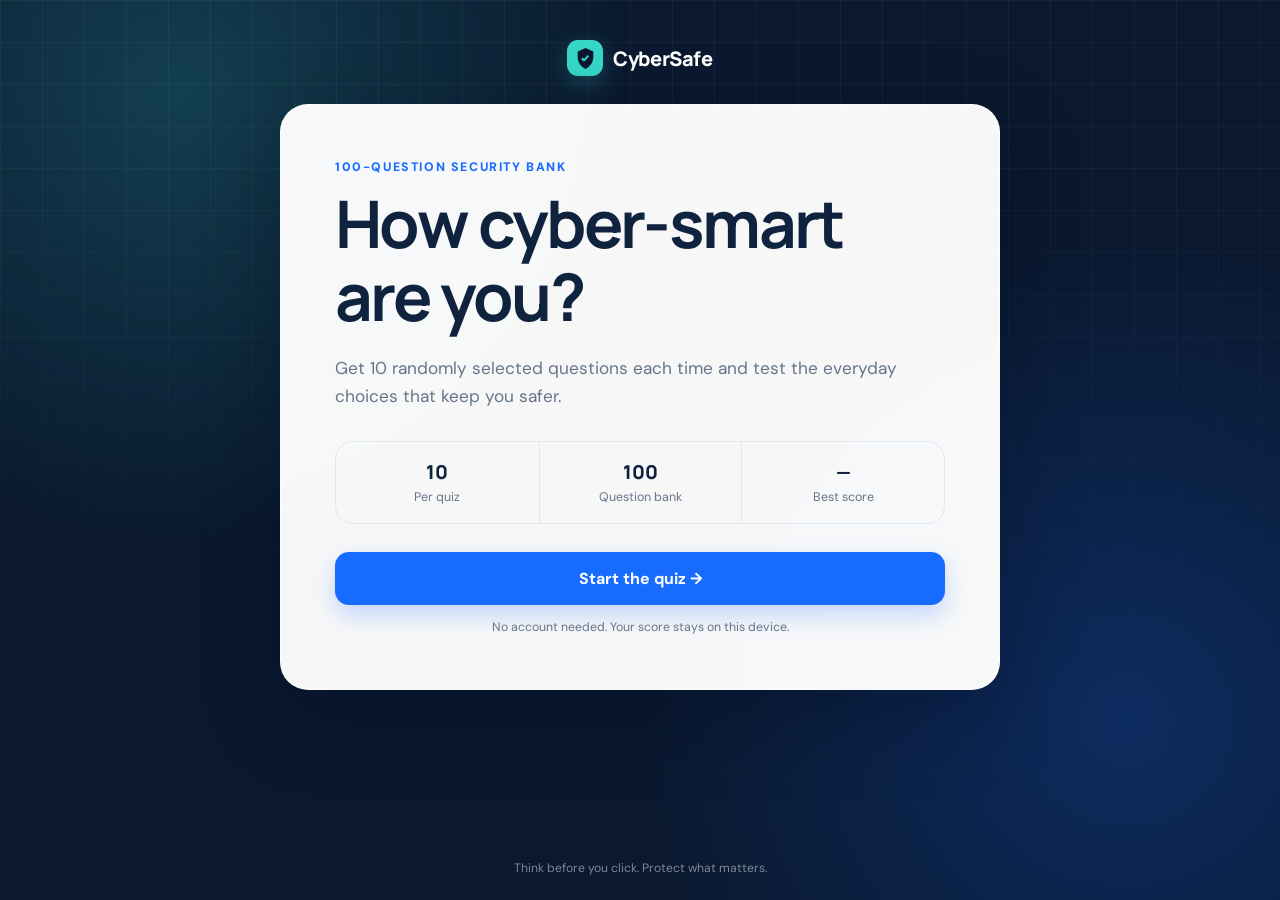
<file: index.html>
<!doctype html>
<html lang="en">
<head>
  <meta charset="UTF-8">
  <meta name="viewport" content="width=device-width, initial-scale=1.0">
  <meta name="description" content="A quick, interactive cybersecurity awareness quiz.">
  <link rel="icon" href="favicon.ico?v=2" sizes="any">
  <link rel="icon" type="image/png" sizes="32x32" href="favicon-32x32.png?v=2">
  <link rel="icon" type="image/png" sizes="16x16" href="favicon-16x16.png?v=2">
  <link rel="apple-touch-icon" sizes="180x180" href="apple-touch-icon.png?v=2">
  <title>CyberSafe Quiz</title>
  <link rel="stylesheet" href="styles.css">
</head>
<body>
  <main class="app-shell">
    <header class="brand" aria-label="CyberSafe Quiz">
      <span class="brand-mark" aria-hidden="true">
        <svg viewBox="0 0 24 24" role="img"><path d="M12 2 4.5 5.2v5.4c0 5 3.1 9.5 7.5 11.4 4.4-1.9 7.5-6.4 7.5-11.4V5.2L12 2Zm3.4 8.1-4.1 4.4a1 1 0 0 1-1.5 0l-2-2.1 1.5-1.4 1.3 1.4 3.4-3.7 1.4 1.4Z"/></svg>
      </span>
      <span>CyberSafe</span>
    </header>

    <section id="start-screen" class="card screen active" aria-labelledby="start-title">
      <div class="eyebrow">100-question security bank</div>
      <h1 id="start-title">How cyber-smart are you?</h1>
      <p class="intro">Get 10 randomly selected questions each time and test the everyday choices that keep you safer.</p>

      <div class="quiz-facts" aria-label="Quiz information">
        <div><strong>10</strong><span>Per quiz</span></div>
        <div><strong>100</strong><span>Question bank</span></div>
        <div><strong id="best-score">—</strong><span>Best score</span></div>
      </div>

      <button id="start-button" class="primary-button" type="button">Start the quiz <span aria-hidden="true">→</span></button>
      <p class="privacy-note">No account needed. Your score stays on this device.</p>
    </section>

    <section id="quiz-screen" class="card screen" aria-labelledby="question-text">
      <div class="quiz-topline">
        <span id="question-count">Question 1 of 10</span>
        <span id="score-display" aria-label="Current score">Score: 0</span>
      </div>
      <div class="progress-track" aria-hidden="true"><div id="progress-bar" class="progress-bar"></div></div>

      <div id="category" class="category"></div>
      <h2 id="question-text"></h2>
      <div id="answers" class="answers" role="radiogroup" aria-labelledby="question-text"></div>

      <div id="feedback" class="feedback" role="status" aria-live="polite" hidden>
        <strong id="feedback-title"></strong>
        <p id="feedback-text"></p>
      </div>

      <div class="quiz-actions">
        <span id="selection-hint">Choose one answer</span>
        <button id="next-button" class="primary-button compact" type="button" disabled>Check answer</button>
      </div>
    </section>

    <section id="result-screen" class="card screen result-card" aria-labelledby="result-title">
      <div id="result-icon" class="result-icon" aria-hidden="true">✓</div>
      <div class="eyebrow">Quiz complete</div>
      <h2 id="result-title">Great work!</h2>
      <p id="result-message"></p>
      <div class="score-ring" aria-label="Final score">
        <strong id="final-score">0</strong>
        <span>/ 10</span>
      </div>
      <p id="score-label" class="score-label"></p>
      <button id="restart-button" class="primary-button" type="button">Try again</button>
    </section>
  </main>

  <footer>Think before you click. Protect what matters.</footer>
  <script src="question-bank.js"></script>
  <script src="app.js"></script>
</body>
</html>
</file>
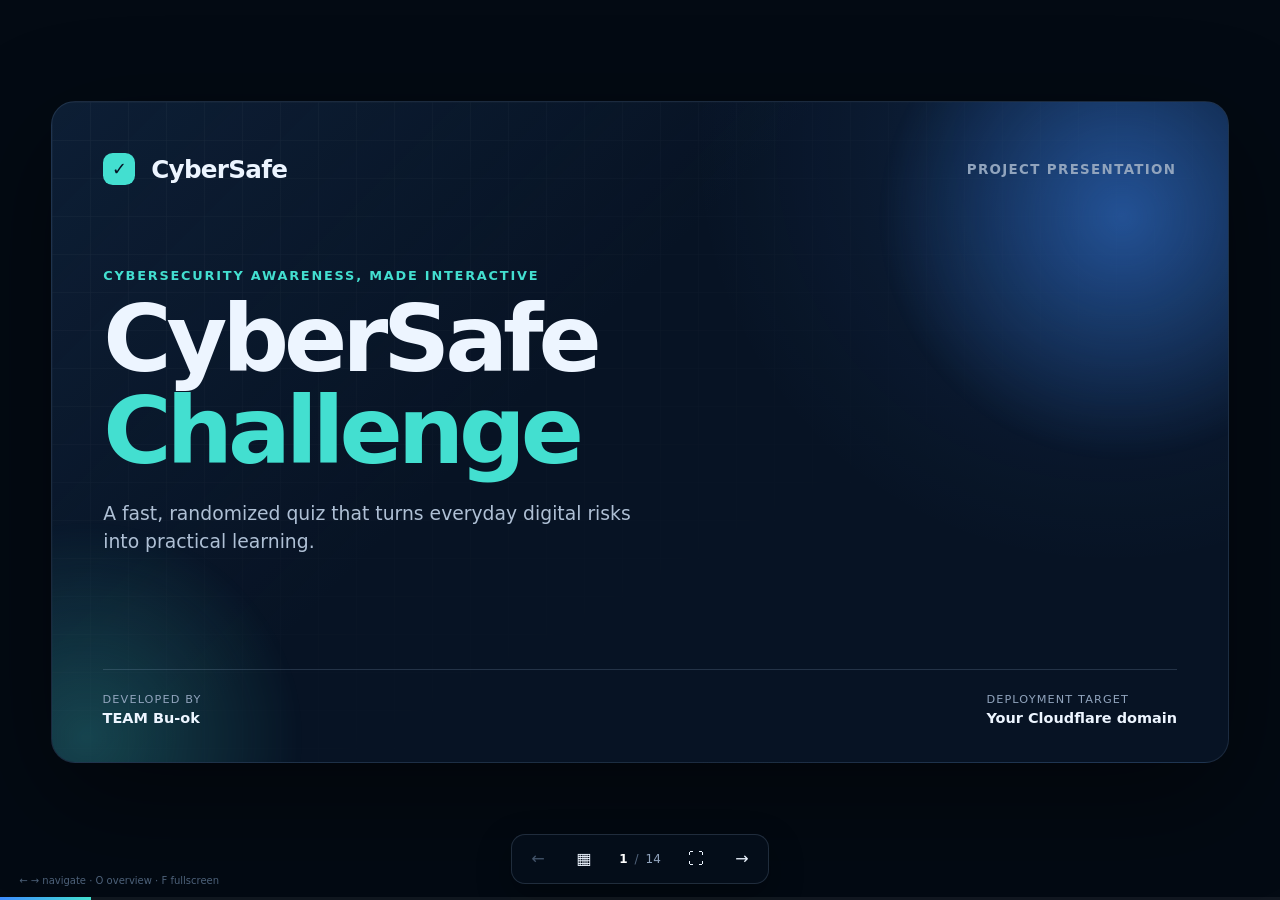
<file: presentation/index.html>
<!doctype html>
<html lang="en">
<head>
  <meta charset="UTF-8">
  <meta name="viewport" content="width=device-width, initial-scale=1.0">
  <meta name="description" content="Offline project presentation for the CyberSafe Challenge.">
  <link rel="icon" href="../favicon.ico" sizes="any">
  <title>CyberSafe Challenge — Project Presentation</title>
  <link rel="stylesheet" href="presentation.css">
</head>
<body>
  <main id="deck" class="deck" aria-live="polite">
    <section class="slide cover active" data-title="CyberSafe Challenge">
      <div class="ambient ambient-one"></div>
      <div class="ambient ambient-two"></div>
      <div class="slide-topline">
        <span class="brand"><span class="shield">✓</span> CyberSafe</span>
        <span class="slide-kicker">Project presentation</span>
      </div>
      <div class="cover-content">
        <p class="eyebrow">Cybersecurity awareness, made interactive</p>
        <h1>CyberSafe<br><span>Challenge</span></h1>
        <p class="lead">A fast, randomized quiz that turns everyday digital risks into practical learning.</p>
      </div>
      <div class="cover-footer">
        <div><span>Developed by</span><strong>TEAM Bu-ok</strong></div>
        <div><span>Deployment target</span><strong>Your Cloudflare domain</strong></div>
      </div>
    </section>

    <section class="slide" data-title="Project at a glance">
      <div class="slide-topline"><span class="chapter">01 / Overview</span><span class="slide-kicker">The product</span></div>
      <div class="split-title">
        <div>
          <p class="eyebrow">Project at a glance</p>
          <h2>Small scope.<br>Complete experience.</h2>
        </div>
        <p class="statement">Ten questions per session—selected from a bank of one hundred—to teach safer digital habits in about five minutes.</p>
      </div>
      <div class="metric-grid">
        <article><strong>100</strong><span>verified question prompts</span></article>
        <article><strong>10</strong><span>random questions per attempt</span></article>
        <article><strong>4</strong><span>choices for every question</span></article>
        <article><strong>0</strong><span>accounts or databases required</span></article>
      </div>
      <div class="callout"><span>Design goal</span> Make cybersecurity concepts clear, immediate, and easy to retry.</div>
    </section>

    <section class="slide" data-title="User journey">
      <div class="slide-topline"><span class="chapter">02 / Experience</span><span class="slide-kicker">Frontend flow</span></div>
      <p class="eyebrow">The user journey</p>
      <h2>One clear action at every step.</h2>
      <div class="journey">
        <article><span>01</span><div class="journey-icon">▶</div><h3>Start</h3><p>See the challenge format, question-bank size, and saved best score.</p></article>
        <i aria-hidden="true">→</i>
        <article><span>02</span><div class="journey-icon">?</div><h3>Answer</h3><p>Select one of four shuffled answers and submit it for checking.</p></article>
        <i aria-hidden="true">→</i>
        <article><span>03</span><div class="journey-icon">✓</div><h3>Learn</h3><p>Receive immediate feedback and a short explanation before moving on.</p></article>
        <i aria-hidden="true">→</i>
        <article><span>04</span><div class="journey-icon">★</div><h3>Improve</h3><p>Review the final score, retry, and receive a new random question set.</p></article>
      </div>
      <div class="mini-note">The interface prevents unanswered submissions and double-scoring.</div>
    </section>

    <section class="slide" data-title="Frontend architecture">
      <div class="slide-topline"><span class="chapter">03 / Frontend</span><span class="slide-kicker">Browser layer</span></div>
      <p class="eyebrow">Frontend architecture</p>
      <h2>Three native web technologies.<br>No framework overhead.</h2>
      <div class="three-columns">
        <article class="tech-card html-card">
          <div class="tech-label">HTML</div><h3>Structure</h3>
          <ul><li>Three semantic screens</li><li>Accessible labels and status region</li><li>Buttons and quiz content containers</li></ul>
          <code>index.html</code>
        </article>
        <article class="tech-card css-card">
          <div class="tech-label">CSS</div><h3>Presentation</h3>
          <ul><li>Responsive card layout</li><li>Feedback and focus states</li><li>Reduced-motion support</li></ul>
          <code>styles.css</code>
        </article>
        <article class="tech-card js-card">
          <div class="tech-label">JS</div><h3>Interaction</h3>
          <ul><li>State and navigation</li><li>Shuffle and scoring logic</li><li>Results and best score</li></ul>
          <code>app.js</code>
        </article>
      </div>
    </section>

    <section class="slide" data-title="Component map">
      <div class="slide-topline"><span class="chapter">04 / Components</span><span class="slide-kicker">Complete inventory</span></div>
      <p class="eyebrow">All project components</p>
      <h2>Each file has one clear responsibility.</h2>
      <div class="component-map">
        <div class="file-tree">
          <div class="tree-root">CyberSafe Challenge</div>
          <div class="tree-item"><b>index.html</b><span>Screen structure</span></div>
          <div class="tree-item"><b>styles.css</b><span>Visual system</span></div>
          <div class="tree-item"><b>app.js</b><span>Quiz controller</span></div>
          <div class="tree-item"><b>question-bank.js</b><span>100 questions</span></div>
          <div class="tree-item"><b>wrangler.jsonc</b><span>Cloudflare config</span></div>
          <div class="tree-item"><b>deploy-cloudflare.ps1</b><span>Deployment automation</span></div>
        </div>
        <div class="screen-stack">
          <article><span class="screen-dot"></span><div><b>Start screen</b><p>Intro, quiz facts, start action, best score.</p></div></article>
          <article><span class="screen-dot"></span><div><b>Quiz screen</b><p>Progress, question, answers, feedback, navigation.</p></div></article>
          <article><span class="screen-dot"></span><div><b>Results screen</b><p>Score, performance message, retry action.</p></div></article>
          <article><span class="screen-dot"></span><div><b>Browser storage</b><p>One local best-score value—no personal information.</p></div></article>
        </div>
      </div>
    </section>

    <section class="slide" data-title="Question data model">
      <div class="slide-topline"><span class="chapter">05 / Data</span><span class="slide-kicker">Content model</span></div>
      <p class="eyebrow">Question data model</p>
      <div class="code-layout">
        <div>
          <h2>Content is separate<br>from behavior.</h2>
          <p class="body-copy">Every question follows the same predictable shape. The bank can grow without rewriting the quiz engine.</p>
          <div class="tag-row"><span>20 categories</span><span>100 unique prompts</span><span>4 answers each</span></div>
        </div>
        <pre class="code-panel"><span class="c-muted">// one question object</span>
{
  <span class="c-key">category</span>: <span class="c-string">"Phishing"</span>,
  <span class="c-key">question</span>: <span class="c-string">"What should you do?"</span>,
  <span class="c-key">answers</span>: [
    <span class="c-string">"Verify independently"</span>,
    <span class="c-string">"Click immediately"</span>,
    <span class="c-string">"Share a password"</span>,
    <span class="c-string">"Ignore all alerts"</span>
  ],
  <span class="c-key">correct</span>: <span class="c-number">0</span>,
  <span class="c-key">explanation</span>: <span class="c-string">"Pause and verify..."</span>
}</pre>
      </div>
    </section>

    <section class="slide" data-title="Quiz algorithm">
      <div class="slide-topline"><span class="chapter">06 / Algorithm</span><span class="slide-kicker">Core logic</span></div>
      <p class="eyebrow">Quiz algorithm</p>
      <h2>Random, fair, and repeatable.</h2>
      <div class="algorithm-flow">
        <div><span>1</span><b>Clone the bank</b><small>Protect original data</small></div>
        <i>→</i>
        <div><span>2</span><b>Fisher–Yates shuffle</b><small>Randomize 100 items</small></div>
        <i>→</i>
        <div><span>3</span><b>Select first 10</b><small>No repeats in a session</small></div>
        <i>→</i>
        <div><span>4</span><b>Shuffle answers</b><small>Re-map correct index</small></div>
      </div>
      <div class="algorithm-bottom">
        <pre class="code-panel compact-code"><span class="c-key">for</span> (i = length - 1; i &gt; 0; i--) {
  j = random integer from 0 to i
  swap(copy[i], copy[j])
}
return copy.slice(0, <span class="c-number">10</span>)</pre>
        <div class="invariant-list">
          <div><strong>Exactly 10</strong><span>questions per attempt</span></div>
          <div><strong>No duplicates</strong><span>within an attempt</span></div>
          <div><strong>Correct mapping</strong><span>survives answer shuffling</span></div>
        </div>
      </div>
    </section>

    <section class="slide" data-title="State and scoring">
      <div class="slide-topline"><span class="chapter">07 / Algorithm</span><span class="slide-kicker">State machine</span></div>
      <p class="eyebrow">State and scoring</p>
      <h2>Four values drive the entire session.</h2>
      <div class="state-board">
        <div class="state-values">
          <article><code>currentIndex</code><span>Which question is visible?</span></article>
          <article><code>score</code><span>How many answers are correct?</span></article>
          <article><code>selectedIndex</code><span>Which option did the user choose?</span></article>
          <article><code>answerChecked</code><span>Is scoring locked for this question?</span></article>
        </div>
        <div class="decision-flow">
          <div>Choose answer</div><i>↓</i><div>Check once</div><i>↓</i>
          <div class="decision"><span>Correct?</span><b>Yes +1</b><b>No +0</b></div><i>↓</i>
          <div>Show explanation</div><i>↓</i><div>Next or results</div>
        </div>
      </div>
    </section>

    <section class="slide" data-title="Backend and hosting">
      <div class="slide-topline"><span class="chapter">08 / Backend</span><span class="slide-kicker">Hosting layer</span></div>
      <p class="eyebrow">Backend</p>
      <h2>Intentionally serverless.<br>There is no application database.</h2>
      <div class="hosting-diagram">
        <article><div class="node-icon">⌁</div><b>User browser</b><span>Runs quiz and stores best score locally</span></article>
        <i>HTTPS</i>
        <article class="cloud-node"><div class="node-icon">☁</div><b>Cloudflare edge</b><span>Serves and caches four static assets</span></article>
        <i>Files</i>
        <article><div class="node-icon">{ }</div><b>Static Worker</b><span>HTML + CSS + JavaScript + question bank</span></article>
      </div>
      <div class="backend-grid">
        <div><span>What Cloudflare does</span><p>Global HTTPS, caching, custom domain, versioned deployments.</p></div>
        <div><span>What it does not do</span><p>No login, user profiles, API, form processing, or database queries.</p></div>
        <div><span>Why this fits</span><p>Minimal cost and complexity, fast delivery, strong privacy, easy maintenance.</p></div>
      </div>
    </section>

    <section class="slide" data-title="Privacy and storage">
      <div class="slide-topline"><span class="chapter">09 / Storage</span><span class="slide-kicker">Privacy by design</span></div>
      <p class="eyebrow">Privacy and storage</p>
      <div class="split-title compact-split">
        <h2>One saved value.<br>Zero personal records.</h2>
        <p class="statement">The best score stays inside the user’s browser through <code>localStorage</code>.</p>
      </div>
      <div class="privacy-comparison">
        <div class="yes-panel"><h3>Stored locally</h3><strong>cybersafe-best-score</strong><p>A number from 0 to 10 on that device.</p></div>
        <div class="no-panel"><h3>Never collected</h3><ul><li>Name or email</li><li>Quiz answer history</li><li>Account credentials</li><li>Personal identifiers</li></ul></div>
      </div>
      <div class="mini-note">Clearing browser storage removes the saved best score.</div>
    </section>

    <section class="slide" data-title="How it was built">
      <div class="slide-topline"><span class="chapter">10 / Build</span><span class="slide-kicker">Implementation process</span></div>
      <p class="eyebrow">How it was built</p>
      <h2>From one-hour MVP to production URL.</h2>
      <div class="build-timeline">
        <article><span>01</span><b>Scope</b><p>Define a 10-question cybersecurity quiz with no account or database.</p></article>
        <article><span>02</span><b>Design</b><p>Create three responsive screens and a focused visual identity.</p></article>
        <article><span>03</span><b>Content</b><p>Expand to 100 validated questions across 20 security categories.</p></article>
        <article><span>04</span><b>Logic</b><p>Implement random selection, answer shuffling, scoring, and restart.</p></article>
        <article><span>05</span><b>Review</b><p>Test syntax, scoring paths, uniqueness, mobile layout, and accessibility.</p></article>
        <article><span>06</span><b>Deploy</b><p>Upload static assets through Wrangler and attach the custom domain.</p></article>
      </div>
    </section>

    <section class="slide" data-title="Deployment pipeline">
      <div class="slide-topline"><span class="chapter">11 / Delivery</span><span class="slide-kicker">Cloudflare pipeline</span></div>
      <p class="eyebrow">Deployment pipeline</p>
      <h2>One command rebuilds and publishes.</h2>
      <div class="pipeline">
        <div><b>Source</b><span>Project files</span></div><i>→</i>
        <div><b>PowerShell</b><span>Copy four assets</span></div><i>→</i>
        <div><b>Wrangler</b><span>Validate + upload</span></div><i>→</i>
        <div><b>Cloudflare</b><span>Edge deployment</span></div><i>→</i>
        <div class="live-node"><b>Live</b><span>Custom domain</span></div>
      </div>
      <pre class="terminal"><span>PS&gt;</span> .\deploy-cloudflare.ps1 -DryRun
<span class="ok">✓ 4 assets validated</span>

<span>PS&gt;</span> .\deploy-cloudflare.ps1
<span class="ok">✓ quiz.example.com deployed</span></pre>
      <p class="caption">Configuration lives in <code>wrangler.jsonc</code>; no API token is committed to the project.</p>
    </section>

    <section class="slide" data-title="Testing and quality">
      <div class="slide-topline"><span class="chapter">12 / Quality</span><span class="slide-kicker">Verification</span></div>
      <p class="eyebrow">Testing and quality</p>
      <h2>Verified from content to production.</h2>
      <div class="test-grid">
        <article><span class="test-status">PASS</span><h3>Content integrity</h3><p>100 unique prompts, four answers each, valid correct indexes, and explanations.</p></article>
        <article><span class="test-status">PASS</span><h3>Randomization</h3><p>1,000 sampled draws produced 10 unique questions every time.</p></article>
        <article><span class="test-status">PASS</span><h3>Quiz behavior</h3><p>Correct, incorrect, mixed, restart, and blocked-submit paths verified.</p></article>
        <article><span class="test-status">PASS</span><h3>Production</h3><p>Custom domain, TLS, HTML, and question-bank asset return HTTP 200.</p></article>
      </div>
      <div class="review-strip"><b>Reviewer feedback identified next-step accessibility improvements</b><span>focus management · native radio behavior · live feedback · contrast</span></div>
    </section>

    <section class="slide closing" data-title="Closing">
      <div class="ambient ambient-one"></div><div class="ambient ambient-two"></div>
      <div class="slide-topline"><span class="brand"><span class="shield">✓</span> CyberSafe</span><span class="slide-kicker">TEAM Bu-ok</span></div>
      <div class="closing-content">
        <p class="eyebrow">The result</p>
        <h2>A complete learning product—<br><span>simple enough to understand,<br>useful enough to deploy.</span></h2>
        <span class="domain-example">Deploy at quiz.example.com</span>
      </div>
      <div class="closing-footer"><span>100 questions</span><span>10 per attempt</span><span>Zero database</span><span>Global delivery</span></div>
    </section>
  </main>

  <nav class="controls" aria-label="Presentation controls">
    <button id="prev" type="button" aria-label="Previous slide">←</button>
    <button id="overview" type="button" aria-label="Toggle slide overview">▦</button>
    <div class="counter"><span id="current">1</span><i>/</i><span id="total">14</span></div>
    <button id="fullscreen" type="button" aria-label="Toggle fullscreen">⛶</button>
    <button id="next" type="button" aria-label="Next slide">→</button>
  </nav>
  <div class="progress" aria-hidden="true"><div id="progress-bar"></div></div>
  <p class="keyboard-hint">← → navigate · O overview · F fullscreen</p>
  <script src="presentation.js"></script>
</body>
</html>
</file>
<file: styles.css>
@import url('https://fonts.googleapis.com/css2?family=DM+Sans:wght@400;500;600;700&family=Manrope:wght@700;800&display=swap');

:root {
  --navy: #0a1930;
  --navy-soft: #132743;
  --card: rgba(255, 255, 255, 0.97);
  --text: #10233e;
  --muted: #66758a;
  --blue: #176bff;
  --blue-dark: #0757dc;
  --cyan: #36d7c7;
  --green: #12805c;
  --green-bg: #e9f9f2;
  --red: #b83a4b;
  --red-bg: #fff0f2;
  --line: #dfe7f0;
  --shadow: 0 26px 80px rgba(0, 10, 30, 0.32);
}

* { box-sizing: border-box; }

body {
  margin: 0;
  min-height: 100vh;
  color: var(--text);
  font-family: "DM Sans", system-ui, sans-serif;
  background:
    radial-gradient(circle at 14% 10%, rgba(54, 215, 199, 0.2), transparent 28rem),
    radial-gradient(circle at 88% 80%, rgba(23, 107, 255, 0.23), transparent 30rem),
    var(--navy);
  display: grid;
  grid-template-rows: 1fr auto;
  overflow-x: hidden;
}

body::before {
  content: "";
  position: fixed;
  inset: 0;
  opacity: 0.08;
  pointer-events: none;
  background-image: linear-gradient(rgba(255,255,255,.6) 1px, transparent 1px), linear-gradient(90deg, rgba(255,255,255,.6) 1px, transparent 1px);
  background-size: 42px 42px;
  mask-image: linear-gradient(to bottom, black, transparent 85%);
}

button, input { font: inherit; }

.app-shell {
  position: relative;
  z-index: 1;
  width: min(720px, calc(100% - 32px));
  margin: 0 auto;
  padding: 40px 0 28px;
}

.brand {
  color: white;
  display: flex;
  align-items: center;
  justify-content: center;
  gap: 10px;
  margin-bottom: 28px;
  font: 800 1.25rem "Manrope", sans-serif;
  letter-spacing: -0.02em;
}

.brand-mark {
  display: grid;
  place-items: center;
  width: 36px;
  height: 36px;
  border-radius: 11px;
  color: var(--navy);
  background: var(--cyan);
  box-shadow: 0 7px 24px rgba(54, 215, 199, 0.25);
}

.brand-mark svg { width: 25px; fill: currentColor; }

.card {
  background: var(--card);
  border: 1px solid rgba(255,255,255,.7);
  border-radius: 28px;
  box-shadow: var(--shadow);
  padding: clamp(28px, 6vw, 54px);
}

.screen { display: none; }
.screen.active { display: block; animation: arrive .35s ease-out both; }

@keyframes arrive {
  from { opacity: 0; transform: translateY(10px); }
}

.eyebrow {
  color: var(--blue);
  font-size: .77rem;
  font-weight: 800;
  letter-spacing: .13em;
  text-transform: uppercase;
  margin-bottom: 12px;
}

h1, h2 {
  font-family: "Manrope", sans-serif;
  letter-spacing: -0.04em;
  line-height: 1.12;
  margin: 0;
}

h1 { font-size: clamp(2.25rem, 7vw, 4.1rem); max-width: 620px; }
h2 { font-size: clamp(1.55rem, 4.5vw, 2.35rem); }

.intro {
  color: var(--muted);
  font-size: 1.08rem;
  line-height: 1.65;
  max-width: 570px;
  margin: 20px 0 30px;
}

.quiz-facts {
  display: grid;
  grid-template-columns: repeat(3, 1fr);
  border: 1px solid var(--line);
  border-radius: 18px;
  margin-bottom: 28px;
  overflow: hidden;
}

.quiz-facts div { padding: 17px 12px; text-align: center; }
.quiz-facts div + div { border-left: 1px solid var(--line); }
.quiz-facts strong { display: block; font: 800 1.2rem "Manrope", sans-serif; }
.quiz-facts span { color: var(--muted); font-size: .78rem; }

.primary-button {
  border: 0;
  border-radius: 14px;
  color: white;
  background: var(--blue);
  padding: 16px 24px;
  font-weight: 700;
  cursor: pointer;
  box-shadow: 0 10px 25px rgba(23, 107, 255, .24);
  transition: transform .15s ease, background .15s ease, box-shadow .15s ease;
}

.primary-button:hover:not(:disabled) { background: var(--blue-dark); transform: translateY(-2px); box-shadow: 0 13px 28px rgba(23,107,255,.32); }
.primary-button:active:not(:disabled) { transform: translateY(0); }
.primary-button:focus-visible, .answer:focus-visible { outline: 3px solid rgba(23, 107, 255, .35); outline-offset: 3px; }
.primary-button:disabled { cursor: not-allowed; opacity: .45; box-shadow: none; }

#start-button, #restart-button { width: 100%; }
.privacy-note { color: var(--muted); font-size: .77rem; text-align: center; margin: 14px 0 0; }

.quiz-topline { display: flex; justify-content: space-between; color: var(--muted); font-size: .83rem; font-weight: 700; }
.progress-track { height: 7px; border-radius: 99px; background: #eaf0f7; margin: 12px 0 34px; overflow: hidden; }
.progress-bar { width: 10%; height: 100%; border-radius: inherit; background: linear-gradient(90deg, var(--blue), var(--cyan)); transition: width .35s ease; }
.category { display: inline-block; color: var(--blue); background: #eaf2ff; border-radius: 99px; padding: 6px 10px; margin-bottom: 14px; font-size: .72rem; font-weight: 800; text-transform: uppercase; letter-spacing: .06em; }
.answers { display: grid; gap: 12px; margin-top: 26px; }

.answer {
  width: 100%;
  display: flex;
  align-items: center;
  gap: 13px;
  text-align: left;
  padding: 15px 17px;
  color: var(--text);
  background: white;
  border: 1.5px solid var(--line);
  border-radius: 14px;
  cursor: pointer;
  transition: border-color .15s ease, background .15s ease, transform .15s ease;
}

.answer:hover:not(:disabled) { border-color: #9dbcf2; transform: translateX(3px); }
.answer.selected { border-color: var(--blue); background: #f1f6ff; }
.answer.correct { border-color: var(--green); background: var(--green-bg); color: #0b6347; }
.answer.wrong { border-color: var(--red); background: var(--red-bg); color: #8e2434; }
.answer:disabled { cursor: default; }

.answer-marker {
  width: 28px;
  height: 28px;
  flex: 0 0 28px;
  display: grid;
  place-items: center;
  border: 1.5px solid #cbd6e3;
  border-radius: 50%;
  color: var(--muted);
  font-size: .75rem;
  font-weight: 800;
}

.selected .answer-marker { color: white; border-color: var(--blue); background: var(--blue); }
.correct .answer-marker { color: white; border-color: var(--green); background: var(--green); }
.wrong .answer-marker { color: white; border-color: var(--red); background: var(--red); }

.feedback { border-radius: 14px; padding: 15px 17px; margin-top: 18px; }
.feedback.correct { background: var(--green-bg); color: var(--green); }
.feedback.wrong { background: var(--red-bg); color: var(--red); }
.feedback p { margin: 4px 0 0; color: var(--text); font-size: .9rem; line-height: 1.5; }
.quiz-actions { display: flex; justify-content: space-between; align-items: center; gap: 16px; margin-top: 26px; }
.quiz-actions > span { color: var(--muted); font-size: .8rem; }
.compact { padding: 13px 20px; }

.result-card { text-align: center; }
.result-icon { display: grid; place-items: center; width: 62px; height: 62px; margin: 0 auto 22px; border-radius: 50%; color: var(--navy); background: var(--cyan); font-size: 1.8rem; font-weight: 800; }
.result-card .eyebrow { margin-bottom: 9px; }
.result-card > p { color: var(--muted); line-height: 1.6; }
.score-ring { width: 150px; height: 150px; display: flex; align-items: baseline; justify-content: center; padding-top: 43px; margin: 26px auto 12px; border-radius: 50%; background: #eef5ff; box-shadow: inset 0 0 0 9px white, 0 0 0 2px #dbe7f7; }
.score-ring strong { font: 800 3.5rem "Manrope", sans-serif; line-height: 1; }
.score-ring span { color: var(--muted); font-weight: 700; }
.score-label { font-weight: 700; margin-bottom: 24px; }

footer { position: relative; z-index: 1; color: rgba(255,255,255,.48); text-align: center; font-size: .76rem; padding: 4px 20px 24px; }

@media (max-width: 520px) {
  .app-shell { width: min(100% - 20px, 720px); padding-top: 22px; }
  .brand { margin-bottom: 18px; }
  .card { border-radius: 22px; }
  .quiz-facts span { display: block; margin-top: 2px; }
  .quiz-actions { align-items: stretch; flex-direction: column; }
  .quiz-actions > span { text-align: center; }
  .compact { width: 100%; }
}

@media (prefers-reduced-motion: reduce) {
  *, *::before, *::after { scroll-behavior: auto !important; animation-duration: .01ms !important; transition-duration: .01ms !important; }
}
</file>
<file: presentation/presentation.css>
:root {
  --ink: #edf5ff;
  --muted: #91a4bd;
  --navy: #071324;
  --panel: #0e2038;
  --panel-2: #122a49;
  --line: rgba(168, 196, 226, .18);
  --blue: #3e8cff;
  --cyan: #43dfd0;
  --lime: #b9f36b;
  --orange: #ff9d51;
  --red: #ff6c7c;
  --shadow: 0 35px 110px rgba(0, 0, 0, .46);
}

* { box-sizing: border-box; }
html, body { width: 100%; min-height: 100%; }
body {
  margin: 0;
  color: var(--ink);
  background: #030a13;
  font-family: Inter, ui-sans-serif, system-ui, -apple-system, BlinkMacSystemFont, "Segoe UI", sans-serif;
  overflow: hidden;
}
button, a { font: inherit; }

.deck {
  width: 100vw;
  height: 100vh;
  display: grid;
  place-items: center;
  padding: 3.5vh 3.5vw 7.5vh;
  perspective: 1600px;
}

.slide {
  display: none;
  position: relative;
  width: min(92vw, calc(84vh * 16 / 9));
  aspect-ratio: 16 / 9;
  overflow: hidden;
  padding: clamp(26px, 4.3%, 66px);
  border: 1px solid rgba(147, 183, 221, .14);
  border-radius: 24px;
  background:
    linear-gradient(135deg, rgba(28, 59, 96, .28), transparent 42%),
    radial-gradient(circle at 90% 7%, rgba(62, 140, 255, .13), transparent 34%),
    var(--navy);
  box-shadow: var(--shadow);
  container-type: inline-size;
}

.slide.active { display: block; animation: slide-in .38s cubic-bezier(.2,.8,.2,1) both; }
@keyframes slide-in { from { opacity: 0; transform: translateY(20px) rotateX(1.5deg); } }

.slide::after {
  content: "";
  position: absolute;
  inset: 0;
  pointer-events: none;
  opacity: .06;
  background-image: linear-gradient(rgba(255,255,255,.55) 1px, transparent 1px), linear-gradient(90deg, rgba(255,255,255,.55) 1px, transparent 1px);
  background-size: 38px 38px;
  mask-image: linear-gradient(to bottom right, black, transparent 70%);
}

.slide > * { position: relative; z-index: 1; }
.slide-topline { display: flex; align-items: center; justify-content: space-between; margin-bottom: 3.3%; }
.brand { display: inline-flex; align-items: center; gap: .65em; font-weight: 800; font-size: 2.3cqw; letter-spacing: -.03em; }
.shield { display: grid; place-items: center; width: 1.8em; height: 1.8em; border-radius: .55em; color: var(--navy); background: var(--cyan); font-size: .72em; }
.slide-kicker, .chapter { color: var(--muted); font-size: 1.25cqw; font-weight: 700; letter-spacing: .1em; text-transform: uppercase; }
.eyebrow { margin: 0 0 1.1%; color: var(--cyan); font-size: 1.2cqw; font-weight: 800; letter-spacing: .14em; text-transform: uppercase; }
h1, h2, h3, p { margin-top: 0; }
h1, h2 { font-weight: 800; letter-spacing: -.055em; line-height: .98; }
h1 { margin: 0; font-size: 8.7cqw; }
h1 span, .closing h2 span { color: var(--cyan); }
h2 { margin-bottom: 2.7%; font-size: 4.45cqw; }
h3 { font-size: 1.7cqw; }
p, li { color: var(--muted); font-size: 1.35cqw; line-height: 1.48; }
code { font-family: Consolas, "SFMono-Regular", monospace; }

.ambient { position: absolute; z-index: 0; border-radius: 50%; filter: blur(4px); }
.ambient-one { width: 42%; aspect-ratio: 1; right: -12%; top: -20%; background: radial-gradient(circle, rgba(62,140,255,.46), transparent 69%); }
.ambient-two { width: 38%; aspect-ratio: 1; left: -16%; bottom: -30%; background: radial-gradient(circle, rgba(67,223,208,.24), transparent 68%); }
.cover-content { width: 73%; margin-top: 7.5%; }
.cover .lead { max-width: 72%; margin-top: 3%; font-size: 1.75cqw; color: #afc0d5; }
.cover-footer { position: absolute; left: 4.3%; right: 4.3%; bottom: 5.5%; display: flex; justify-content: space-between; border-top: 1px solid var(--line); padding-top: 2%; }
.cover-footer div { display: grid; gap: .25em; }
.cover-footer span { color: var(--muted); font-size: 1.05cqw; text-transform: uppercase; letter-spacing: .1em; }
.cover-footer strong { font-size: 1.35cqw; }

.split-title { display: grid; grid-template-columns: 1.12fr .88fr; align-items: end; gap: 8%; }
.statement { margin-bottom: 4.5%; padding-left: 5%; border-left: 3px solid var(--cyan); color: #bed0e4; font-size: 1.65cqw; }
.metric-grid { display: grid; grid-template-columns: repeat(4, 1fr); gap: 1.6%; margin-top: 3.3%; }
.metric-grid article { padding: 8% 8% 9%; border: 1px solid var(--line); border-radius: 16px; background: rgba(15,35,60,.72); }
.metric-grid strong { display: block; color: var(--cyan); font-size: 4.3cqw; line-height: 1; letter-spacing: -.06em; }
.metric-grid span { display: block; margin-top: 7%; color: var(--muted); font-size: 1.16cqw; line-height: 1.3; }
.callout { margin-top: 2.4%; padding: 1.5% 2%; border-radius: 12px; color: #c6d8ec; background: rgba(62,140,255,.12); font-size: 1.25cqw; }
.callout span { margin-right: 1em; color: var(--blue); font-weight: 800; text-transform: uppercase; letter-spacing: .08em; }

.journey { display: grid; grid-template-columns: 1fr auto 1fr auto 1fr auto 1fr; align-items: center; gap: 1.3%; margin-top: 5%; }
.journey article { position: relative; min-height: 20cqw; padding: 10% 8% 7%; border: 1px solid var(--line); border-radius: 18px; background: linear-gradient(145deg, rgba(19,46,78,.85), rgba(9,27,48,.9)); }
.journey article > span { position: absolute; top: 6%; right: 8%; color: rgba(151,180,212,.35); font-weight: 800; font-size: 1.1cqw; }
.journey-icon { display: grid; place-items: center; width: 4.1cqw; height: 4.1cqw; margin-bottom: 12%; border-radius: 1.25cqw; color: var(--navy); background: var(--cyan); font-size: 1.7cqw; font-weight: 900; }
.journey h3 { margin-bottom: 5%; }
.journey p { margin: 0; font-size: 1.14cqw; }
.journey > i { color: var(--blue); font-style: normal; font-size: 2.1cqw; }
.mini-note { margin-top: 2.4%; color: var(--muted); font-size: 1.13cqw; text-align: center; }

.three-columns { display: grid; grid-template-columns: repeat(3, 1fr); gap: 2%; margin-top: 5%; }
.tech-card { min-height: 27cqw; padding: 7%; border: 1px solid var(--line); border-radius: 20px; background: rgba(14,34,59,.82); }
.tech-label { display: inline-block; padding: .45em .75em; margin-bottom: 12%; border-radius: 99px; font-size: 1.05cqw; font-weight: 900; letter-spacing: .1em; }
.html-card .tech-label { color: #ffc7a0; background: rgba(255,157,81,.15); }
.css-card .tech-label { color: #a9cfff; background: rgba(62,140,255,.16); }
.js-card .tech-label { color: #d8ff9e; background: rgba(185,243,107,.14); }
.tech-card ul { padding-left: 1.3em; margin: 7% 0 12%; }
.tech-card li { margin: 4% 0; font-size: 1.18cqw; }
.tech-card code { color: var(--cyan); font-size: 1.1cqw; }

.component-map { display: grid; grid-template-columns: 1.05fr .95fr; gap: 5%; margin-top: 3%; }
.file-tree { padding: 3.4%; border: 1px solid var(--line); border-radius: 18px; background: rgba(7,20,36,.72); font-family: Consolas, monospace; }
.tree-root { margin-bottom: 2%; color: var(--cyan); font-size: 1.4cqw; font-weight: 800; }
.tree-item { position: relative; display: grid; grid-template-columns: 1.2fr 1fr; gap: 4%; padding: 2.6% 3% 2.6% 8%; border-bottom: 1px solid rgba(160,190,220,.1); font-size: 1.08cqw; }
.tree-item::before { content: "├─"; position: absolute; left: 1%; color: #496785; }
.tree-item:last-child::before { content: "└─"; }
.tree-item span { color: var(--muted); }
.screen-stack { display: grid; gap: 3%; }
.screen-stack article { display: flex; gap: 4%; align-items: flex-start; padding: 4%; border-radius: 15px; background: rgba(19,46,78,.7); }
.screen-dot { width: 1.1cqw; height: 1.1cqw; flex: 0 0 auto; margin-top: .25em; border-radius: 50%; background: var(--cyan); box-shadow: 0 0 0 .35em rgba(67,223,208,.1); }
.screen-stack b { font-size: 1.27cqw; }
.screen-stack p { margin: 1% 0 0; font-size: 1.06cqw; }

.code-layout { display: grid; grid-template-columns: .9fr 1.1fr; gap: 7%; align-items: center; margin-top: 5%; }
.body-copy { max-width: 90%; font-size: 1.45cqw; }
.tag-row { display: flex; flex-wrap: wrap; gap: .6em; margin-top: 7%; }
.tag-row span { padding: .55em .8em; border: 1px solid var(--line); border-radius: 99px; color: #bdd0e5; font-size: 1.03cqw; }
.code-panel { margin: 0; padding: 5%; border: 1px solid rgba(67,223,208,.2); border-radius: 18px; color: #d8e7f8; background: #06111f; font: 1.18cqw/1.56 Consolas, monospace; box-shadow: inset 0 1px rgba(255,255,255,.04); white-space: pre-wrap; }
.c-muted { color: #5e7896; }.c-key { color: #77b4ff; }.c-string { color: #b9f36b; }.c-number { color: #ffb77f; }

.algorithm-flow { display: grid; grid-template-columns: repeat(7, auto); align-items: center; gap: 1%; margin: 4% 0; }
.algorithm-flow div { width: 17.6cqw; min-height: 10.2cqw; padding: 6%; border: 1px solid var(--line); border-radius: 15px; background: rgba(15,39,67,.78); }
.algorithm-flow div span { display: grid; place-items: center; width: 2.4cqw; height: 2.4cqw; margin-bottom: 8%; border-radius: 50%; color: var(--navy); background: var(--cyan); font-size: 1.05cqw; font-weight: 900; }
.algorithm-flow b, .algorithm-flow small { display: block; }
.algorithm-flow b { font-size: 1.15cqw; }.algorithm-flow small { margin-top: 5%; color: var(--muted); font-size: .95cqw; }
.algorithm-flow i { color: var(--blue); font-style: normal; }
.algorithm-bottom { display: grid; grid-template-columns: 1.15fr .85fr; gap: 3%; }
.compact-code { padding: 3.7%; font-size: 1.08cqw; }
.invariant-list { display: grid; grid-template-columns: repeat(3, 1fr); gap: 2%; }
.invariant-list div { padding: 9%; border-radius: 14px; background: rgba(67,223,208,.08); }
.invariant-list strong, .invariant-list span { display: block; }.invariant-list strong { color: var(--cyan); font-size: 1.18cqw; }.invariant-list span { margin-top: 8%; color: var(--muted); font-size: .94cqw; }

.state-board { display: grid; grid-template-columns: 1.15fr .85fr; gap: 5%; margin-top: 3.8%; }
.state-values { display: grid; grid-template-columns: 1fr 1fr; gap: 3%; }
.state-values article { padding: 7%; border: 1px solid var(--line); border-radius: 16px; background: rgba(18,43,74,.76); }
.state-values code { display: block; margin-bottom: 8%; color: var(--cyan); font-size: 1.3cqw; font-weight: 700; }
.state-values span { color: var(--muted); font-size: 1.04cqw; }
.decision-flow { display: grid; place-items: center; padding: 4%; border-radius: 18px; background: #06111f; }
.decision-flow > div:not(.decision) { width: 74%; padding: 2.7%; border: 1px solid var(--line); border-radius: 9px; text-align: center; font-size: 1.02cqw; }
.decision-flow i { color: var(--blue); font-style: normal; line-height: 1.2; }
.decision { display: grid; grid-template-columns: 1fr 1fr; gap: 4%; width: 86%; }
.decision span { grid-column: 1/-1; text-align: center; color: var(--muted); font-size: .9cqw; }.decision b { padding: 5%; border-radius: 8px; color: var(--navy); background: var(--cyan); text-align: center; font-size: .95cqw; }.decision b:last-child { background: #7791ad; }

.hosting-diagram { display: grid; grid-template-columns: 1fr auto 1fr auto 1fr; gap: 2%; align-items: center; margin: 4.5% 0 3.5%; }
.hosting-diagram article { min-height: 14.5cqw; display: grid; place-items: center; align-content: center; padding: 8%; border: 1px solid var(--line); border-radius: 18px; text-align: center; background: rgba(14,35,61,.82); }
.hosting-diagram .cloud-node { border-color: rgba(67,223,208,.46); background: linear-gradient(145deg, rgba(67,223,208,.16), rgba(14,35,61,.85)); }
.node-icon { margin-bottom: 7%; color: var(--cyan); font-size: 2.8cqw; font-weight: 800; }.hosting-diagram b { font-size: 1.28cqw; }.hosting-diagram span { margin-top: 4%; color: var(--muted); font-size: .98cqw; }.hosting-diagram > i { color: var(--blue); font-style: normal; font-size: .85cqw; font-weight: 800; }
.backend-grid { display: grid; grid-template-columns: repeat(3, 1fr); gap: 2%; }.backend-grid div { padding: 2.5% 3%; border-left: 2px solid var(--blue); }.backend-grid span { color: #bcd0e6; font-size: 1.02cqw; font-weight: 800; text-transform: uppercase; letter-spacing: .05em; }.backend-grid p { margin: 3% 0 0; font-size: .96cqw; }

.compact-split { grid-template-columns: 1.2fr .8fr; }
.privacy-comparison { display: grid; grid-template-columns: 1fr 1fr; gap: 3%; margin-top: 3%; }
.privacy-comparison > div { min-height: 22cqw; padding: 5%; border-radius: 20px; }
.yes-panel { border: 1px solid rgba(67,223,208,.4); background: linear-gradient(145deg, rgba(67,223,208,.15), rgba(12,35,59,.8)); }
.no-panel { border: 1px solid var(--line); background: rgba(14,34,59,.72); }
.privacy-comparison h3 { margin-bottom: 8%; }.yes-panel strong { display: inline-block; padding: .8em 1em; border-radius: 10px; color: var(--cyan); background: rgba(4,17,30,.6); font: 1.25cqw Consolas, monospace; }.yes-panel p { margin-top: 9%; }.no-panel ul { display: grid; grid-template-columns: 1fr 1fr; gap: 1.3em; padding: 0; list-style: none; }.no-panel li::before { content: "×"; margin-right: .6em; color: var(--red); font-weight: 900; }

.build-timeline { display: grid; grid-template-columns: repeat(6, 1fr); gap: 1.4%; margin-top: 4.5%; }
.build-timeline article { position: relative; min-height: 25cqw; padding: 10% 8% 8%; border: 1px solid var(--line); border-radius: 16px; background: linear-gradient(180deg, rgba(25,55,91,.8), rgba(9,27,47,.82)); }
.build-timeline article::after { content: ""; position: absolute; left: 100%; top: 19%; width: 11%; height: 2px; background: var(--blue); }
.build-timeline article:last-child::after { display: none; }
.build-timeline span { display: block; margin-bottom: 28%; color: var(--cyan); font-size: 1.1cqw; font-weight: 900; }.build-timeline b { font-size: 1.18cqw; }.build-timeline p { margin-top: 14%; font-size: .94cqw; }

.pipeline { display: grid; grid-template-columns: repeat(9, auto); align-items: center; justify-content: space-between; gap: 1%; margin: 4% 0 3%; }
.pipeline div { width: 14.5cqw; padding: 4% 3%; border: 1px solid var(--line); border-radius: 13px; background: rgba(16,39,66,.8); text-align: center; }.pipeline .live-node { border-color: var(--cyan); }.pipeline b, .pipeline span { display: block; }.pipeline b { font-size: 1.1cqw; }.pipeline span { margin-top: 4%; color: var(--muted); font-size: .85cqw; }.pipeline i { color: var(--blue); font-style: normal; }
.terminal { margin: 0 auto; width: 77%; padding: 2.5% 3%; border: 1px solid var(--line); border-radius: 14px; color: #c8d9eb; background: #030a12; font: 1.1cqw/1.5 Consolas, monospace; }.terminal > span:first-child, .terminal span:nth-of-type(3) { color: var(--blue); }.terminal .ok { color: var(--lime); }.caption { margin-top: 1.7%; text-align: center; font-size: .94cqw; }

.test-grid { display: grid; grid-template-columns: 1fr 1fr; gap: 2.2%; }
.test-grid article { position: relative; padding: 4.3%; border: 1px solid var(--line); border-radius: 16px; background: rgba(15,38,65,.78); }.test-grid h3 { margin-bottom: 2%; }.test-grid p { margin: 0; padding-right: 16%; font-size: 1.03cqw; }.test-status { position: absolute; right: 4%; top: 12%; padding: .45em .65em; border-radius: 99px; color: var(--navy); background: var(--lime); font-size: .75cqw; font-weight: 900; letter-spacing: .08em; }
.review-strip { display: flex; justify-content: space-between; align-items: center; margin-top: 2.2%; padding: 1.7% 2.2%; border-radius: 12px; background: rgba(255,157,81,.11); }.review-strip b { color: #ffd1ad; font-size: 1.02cqw; }.review-strip span { color: var(--muted); font-size: .9cqw; }

.closing-content { margin-top: 8%; }.closing h2 { margin-bottom: 4%; font-size: 5.8cqw; }.closing a, .domain-example { display: inline-flex; align-items: center; gap: .8em; padding: .8em 1.1em; border: 1px solid rgba(67,223,208,.4); border-radius: 12px; color: var(--ink); background: rgba(67,223,208,.08); font-size: 1.35cqw; text-decoration: none; }.closing a b { color: var(--cyan); }.closing-footer { position: absolute; left: 4.3%; right: 4.3%; bottom: 5%; display: flex; justify-content: space-between; padding-top: 2%; border-top: 1px solid var(--line); color: var(--muted); font-size: 1.05cqw; text-transform: uppercase; letter-spacing: .08em; }

.controls { position: fixed; z-index: 20; left: 50%; bottom: 1.8vh; display: flex; align-items: center; gap: 8px; padding: 7px; border: 1px solid rgba(160,190,220,.18); border-radius: 14px; background: rgba(5,15,27,.86); backdrop-filter: blur(14px); transform: translateX(-50%); box-shadow: 0 12px 35px rgba(0,0,0,.3); }
.controls button { display: grid; place-items: center; width: 38px; height: 34px; border: 0; border-radius: 9px; color: var(--ink); background: transparent; cursor: pointer; }.controls button:hover, .controls button:focus-visible { background: rgba(62,140,255,.22); outline: none; }.controls button:disabled { color: #44556b; cursor: default; background: transparent; }.counter { min-width: 58px; display: flex; align-items: center; justify-content: center; gap: 7px; color: var(--muted); font-size: 12px; }.counter #current { color: white; font-weight: 800; }.counter i { font-style: normal; color: #51647c; }
.progress { position: fixed; z-index: 30; left: 0; bottom: 0; width: 100%; height: 3px; background: rgba(255,255,255,.06); }.progress div { width: 0; height: 100%; background: linear-gradient(90deg, var(--blue), var(--cyan)); transition: width .3s ease; }
.keyboard-hint { position: fixed; left: 1.5vw; bottom: 1.2vh; margin: 0; color: #4d6179; font-size: 10px; }

body.overview { overflow: auto; }
body.overview .deck { height: auto; min-height: 100vh; grid-template-columns: repeat(auto-fit, minmax(320px, 1fr)); gap: 22px; align-items: start; padding: 35px 35px 90px; perspective: none; }
body.overview .slide { display: block; width: 100%; border-radius: 13px; cursor: pointer; opacity: .72; transition: opacity .2s, transform .2s, border-color .2s; }
body.overview .slide:hover { opacity: 1; transform: translateY(-4px); border-color: rgba(67,223,208,.5); }
body.overview .slide.active { opacity: 1; outline: 2px solid var(--cyan); outline-offset: 3px; animation: none; }

@media (max-aspect-ratio: 4/5) {
  .deck { padding: 2vh 2vw 9vh; }
  .slide { width: 96vw; }
  .keyboard-hint { display: none; }
}

@media (prefers-reduced-motion: reduce) {
  *, *::before, *::after { animation-duration: .01ms !important; transition-duration: .01ms !important; }
}

@media print {
  body { overflow: visible; background: white; }
  .deck { display: block; width: auto; height: auto; padding: 0; }
  .slide { display: block !important; width: 100%; border: 0; border-radius: 0; box-shadow: none; page-break-after: always; break-after: page; }
  .controls, .progress, .keyboard-hint { display: none; }
}
</file>
